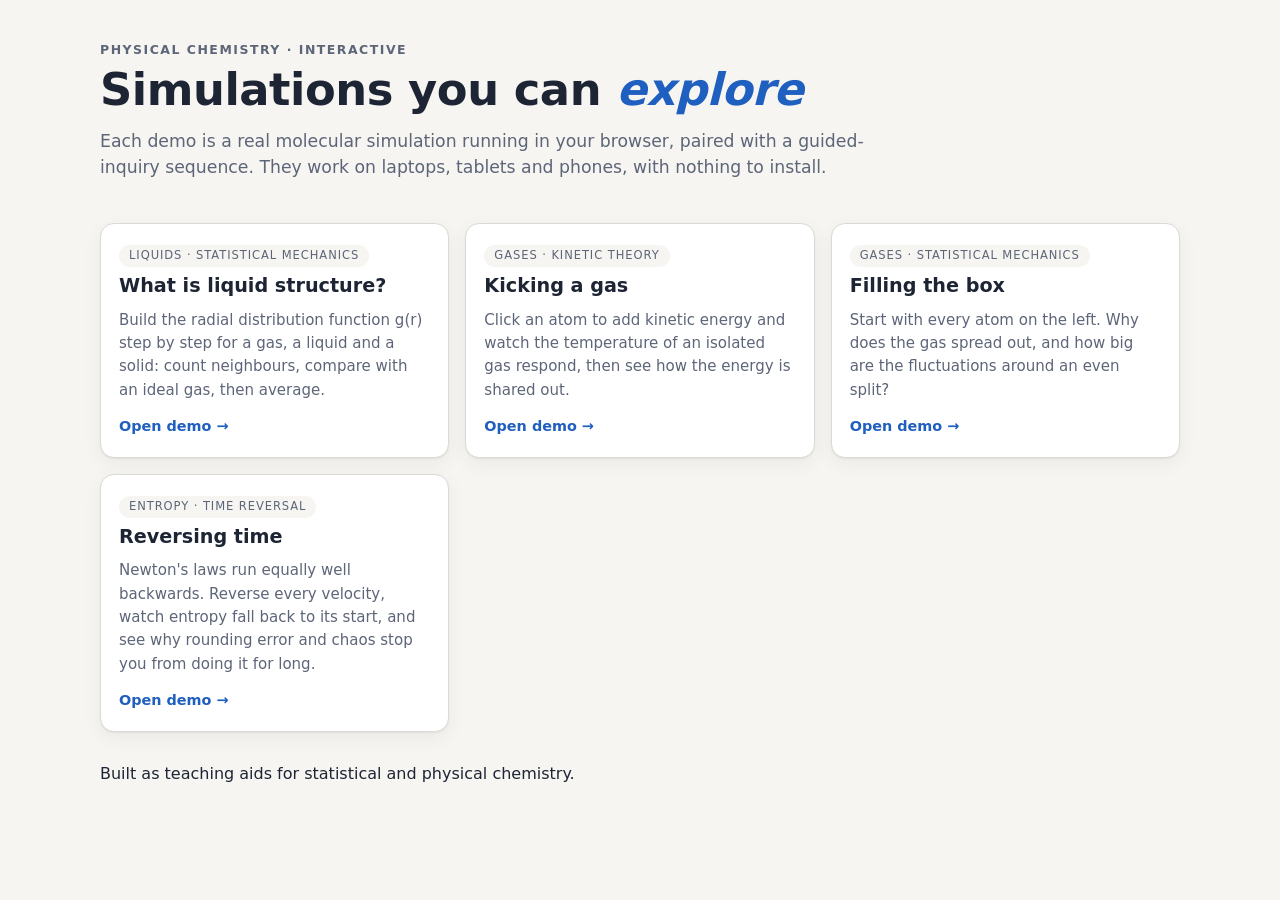
<file: index.html>
<!DOCTYPE html>
<html lang="en">
<head>
<meta charset="utf-8">
<meta name="viewport" content="width=device-width, initial-scale=1">
<title>Interactive physical chemistry demos</title>
<meta name="description" content="Molecular simulations that run in your browser, built for teaching physical chemistry.">
<link rel="icon" href="data:,">
<link rel="stylesheet" href="shared/base.css">
<style>
  .demos { display: grid; grid-template-columns: repeat(auto-fill, minmax(280px, 1fr)); gap: 16px; list-style: none; padding: 0; margin: 18px 0 30px; }
  .demo { margin: 0; padding: 0; overflow: hidden; }
  .demo a { display: block; padding: 18px; color: inherit; text-decoration: none; height: 100%; }
  .demo a:hover h2, .demo a:focus-visible h2 { color: var(--accent); }
  .demo h2 { margin: 4px 0 8px; font-size: 1.2rem; }
  .demo p { margin: 0 0 12px; color: var(--muted); font-size: .94rem; }
  .tag { display: inline-block; font-size: .72rem; letter-spacing: .08em; text-transform: uppercase; color: var(--muted); background: var(--bg); border-radius: 999px; padding: 2px 10px; }
  .go { font-weight: 600; color: var(--accent); font-size: .9rem; }
</style>
</head>
<body>

<header class="page-head">
  <p class="eyebrow">Physical chemistry · interactive</p>
  <h1>Simulations you can <em>explore</em></h1>
  <p class="lede">Each demo is a real molecular simulation running in your browser, paired with
    a guided-inquiry sequence. They work on laptops, tablets and phones, with nothing to install.</p>
</header>

<main>
  <ul class="demos">
    <li class="card demo">
      <a href="demos/liquid-structure/index.html">
        <span class="tag">Liquids · statistical mechanics</span>
        <h2>What is liquid structure?</h2>
        <p>Build the radial distribution function g(r) step by step for a gas, a liquid and a solid:
           count neighbours, compare with an ideal gas, then average.</p>
        <span class="go">Open demo &rarr;</span>
      </a>
    </li>
    <li class="card demo">
      <a href="demos/kinetic-kick/index.html">
        <span class="tag">Gases · kinetic theory</span>
        <h2>Kicking a gas</h2>
        <p>Click an atom to add kinetic energy and watch the temperature of an isolated gas respond, then see how the energy is shared out.</p>
        <span class="go">Open demo &rarr;</span>
      </a>
    </li>
    <li class="card demo">
      <a href="demos/left-side-of-box/index.html">
        <span class="tag">Gases · statistical mechanics</span>
        <h2>Filling the box</h2>
        <p>Start with every atom on the left. Why does the gas spread out, and how big are the fluctuations around an even split?</p>
        <span class="go">Open demo &rarr;</span>
      </a>
    </li>
    <li class="card demo">
      <a href="demos/time-reversal/index.html">
        <span class="tag">Entropy · time reversal</span>
        <h2>Reversing time</h2>
        <p>Newton's laws run equally well backwards. Reverse every velocity, watch entropy fall back to its start, and see why rounding error and chaos stop you from doing it for long.</p>
        <span class="go">Open demo &rarr;</span>
      </a>
    </li>
    <!-- Add new demos here: copy the <li> above and point it at demos/<name>/index.html -->
  </ul>
</main>

<footer class="foot">Built as teaching aids for statistical and physical chemistry.</footer>
</body>
</html>
</file>
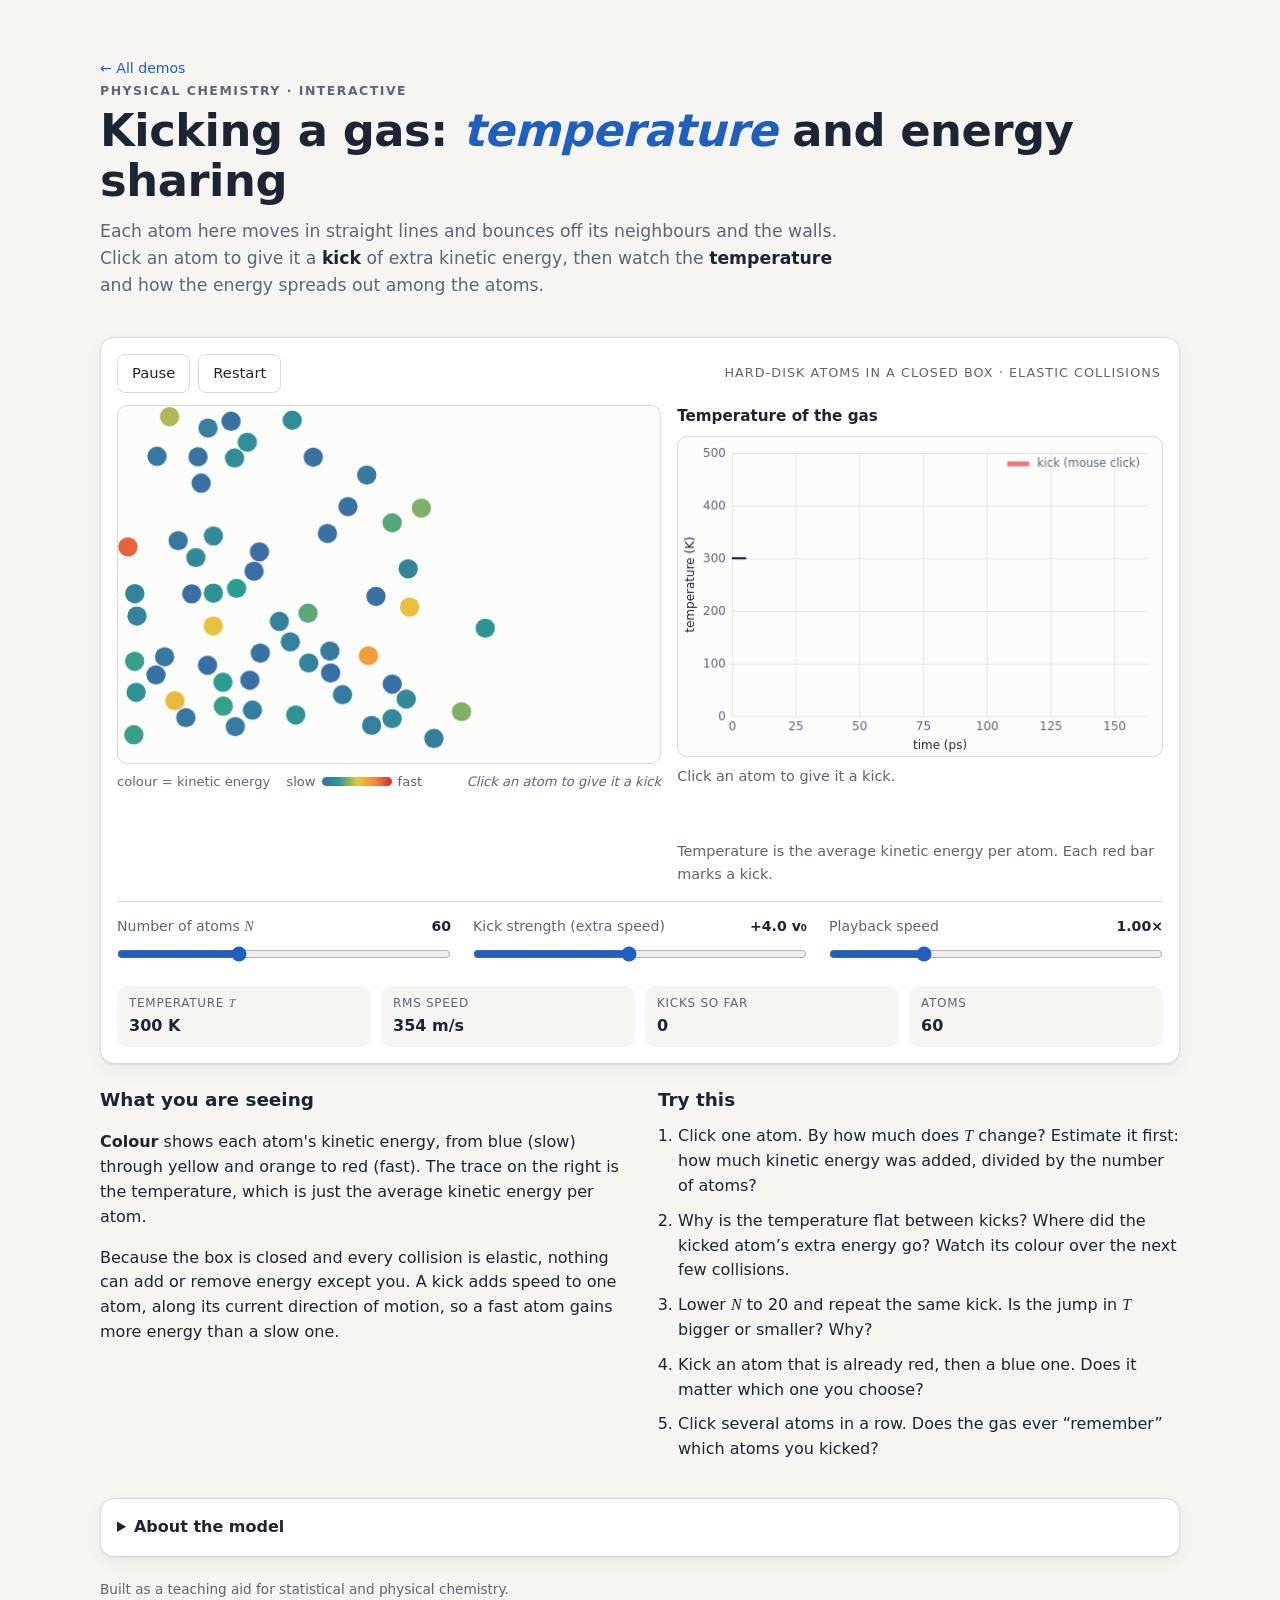
<file: demos/kinetic-kick/index.html>
<!DOCTYPE html>
<html lang="en">
<head>
<meta charset="utf-8">
<meta name="viewport" content="width=device-width, initial-scale=1">
<title>Kicking a gas: temperature and energy sharing</title>
<meta name="description" content="Click an atom to add kinetic energy and watch the temperature of an isolated gas respond.">
<link rel="icon" href="data:,">
<link rel="stylesheet" href="../../shared/base.css">
<link rel="stylesheet" href="../../shared/demo.css?v=4">
</head>
<body class="demo-body" data-hd="temperature">

<header class="page-head">
  <a class="back" href="../../index.html">&larr; All demos</a>
  <p class="eyebrow">Physical chemistry · interactive</p>
  <h1>Kicking a gas: <em>temperature</em> and energy sharing</h1>
  <p class="lede">Each atom here moves in straight lines and bounces off its neighbours and the walls. Click an atom to give it a <strong>kick</strong> of extra kinetic energy, then watch the <strong>temperature</strong> and how the energy spreads out among the atoms.</p>
</header>

<main>
<section class="card" aria-labelledby="sim-title">
  <h2 id="sim-title" class="sr-only">Simulation</h2>

  <div class="toolbar">
    <div class="group">
      <button class="btn" id="pause" type="button">Pause</button>
      <button class="btn" id="reset" type="button">Restart</button>
    </div>
    <span class="group-label">Hard-disk atoms in a closed box · elastic collisions</span>
  </div>

  <div class="stage">
    <figure class="panel panel-box">
      <canvas id="box" aria-label="A closed box of hard-disk atoms. Click an atom to give it a kick."></canvas>
      <figcaption>
        <span class="legend">colour = kinetic energy</span>
        <span class="legend grad speed" aria-hidden="true"><span>slow</span><i></i><span>fast</span></span>
        <span class="hint">Click an atom to give it a kick</span>
      </figcaption>
    </figure>

    <figure class="panel panel-plot">
      <p class="plot-title">Temperature of the gas</p>
      <canvas id="trace" aria-label="Temperature of the gas as a function of time"></canvas>
      <div id="readout" class="readout" aria-live="off"></div>
      <p class="caption">Temperature is the average kinetic energy per atom. Each red bar marks a kick.</p>
    </figure>
  </div>

  <div class="controls">
    <label class="slider">
      <span class="slider-top"><span>Number of atoms <var>N</var></span><output id="n-out"></output></span>
      <input id="n" type="range" min="10" max="150" step="1">
    </label>
    <label class="slider">
      <span class="slider-top"><span>Kick strength (extra speed)</span><output id="kick-out"></output></span>
      <input id="kick" type="range" min="0.5" max="8" step="0.1">
    </label>
    <label class="slider">
      <span class="slider-top"><span>Playback speed</span><output id="speed-out"></output></span>
      <input id="speed" type="range" min="0.25" max="3" step="0.05">
    </label>
  </div>

  <dl class="stats" aria-label="Live statistics">
    <div><dt>Temperature <var>T</var></dt><dd id="st-a">–</dd></div>
    <div><dt>rms speed</dt><dd id="st-b">–</dd></div>
    <div><dt>Kicks so far</dt><dd id="st-c">–</dd></div>
    <div><dt>Atoms</dt><dd id="st-d">–</dd></div>
  </dl>
</section>

<section class="lesson">
  <div class="col">
    <h2>What you are seeing</h2>
    <p><strong>Colour</strong> shows each atom's kinetic energy, from blue (slow) through yellow and orange to red (fast). The trace on the right is the temperature, which is just the average kinetic energy per atom.</p>
    <p>Because the box is closed and every collision is elastic, nothing can add or remove energy except you. A kick adds speed to one atom, along its current direction of motion, so a fast atom gains more energy than a slow one.</p>
  </div>
  <div class="col">
    <h2>Try this</h2>
    <ol class="try">
      <li>Click one atom. By how much does <var>T</var> change? Estimate it first: how much kinetic energy was added, divided by the number of atoms?</li>
      <li>Why is the temperature flat between kicks? Where did the kicked atom’s extra energy go? Watch its colour over the next few collisions.</li>
      <li>Lower <var>N</var> to 20 and repeat the same kick. Is the jump in <var>T</var> bigger or smaller? Why?</li>
      <li>Kick an atom that is already red, then a blue one. Does it matter which one you choose?</li>
      <li>Click several atoms in a row. Does the gas ever “remember” which atoms you kicked?</li>
    </ol>
  </div>
</section>

<details class="card model-note">
  <summary>About the model</summary>
  <p>Hard disks (diameter 0.34 nm, mass 39.9 u, like argon atoms) in a closed 2D box, 28 diameters wide.
  Collisions between atoms, and with the walls, are perfectly elastic and are solved exactly (event-driven dynamics), so kinetic energy is
  conserved to machine precision between kicks. The simulation starts with every atom in the left half and a temperature of 300 K.
  The speed unit <var>v</var><sub>0</sub> = √(<var>k</var><sub>B</sub><var>T</var>/<var>m</var>) is about 250 m/s at 300 K.
  A kick adds the chosen extra speed along the atom’s current direction of motion.
  You can link to a setup, e.g. <code>?n=20&amp;kick=6&amp;speed=2</code>.</p>
</details>
</main>

<footer class="foot">Built as a teaching aid for statistical and physical chemistry.</footer>

<script src="../../shared/harddisks.js?v=2"></script>
<script src="../../shared/hd-demo.js?v=1"></script>
</body>
</html>
</file>
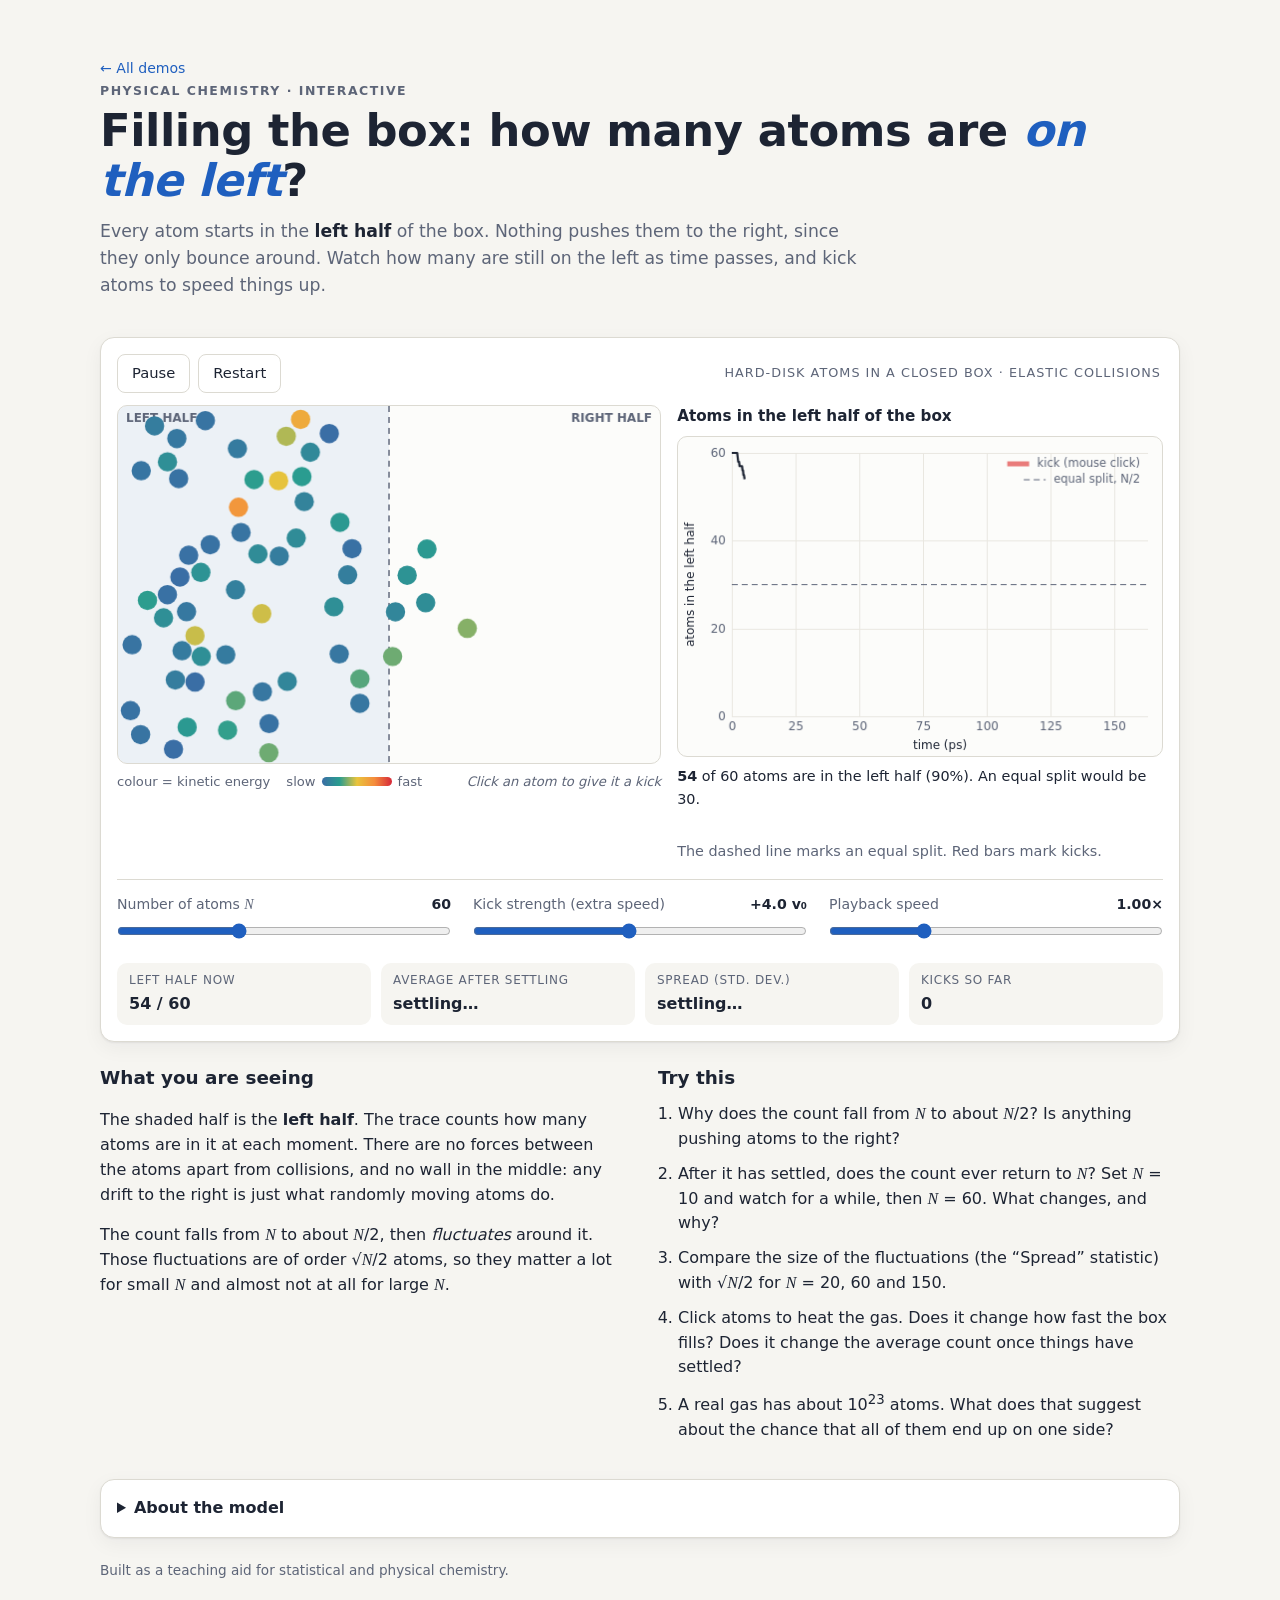
<file: demos/left-side-of-box/index.html>
<!DOCTYPE html>
<html lang="en">
<head>
<meta charset="utf-8">
<meta name="viewport" content="width=device-width, initial-scale=1">
<title>Filling the box: how many atoms are on the left?</title>
<meta name="description" content="Start with every atom in the left half of a box and watch the gas spread out, then fluctuate around an even split.">
<link rel="icon" href="data:,">
<link rel="stylesheet" href="../../shared/base.css">
<link rel="stylesheet" href="../../shared/demo.css?v=4">
</head>
<body class="demo-body" data-hd="count">

<header class="page-head">
  <a class="back" href="../../index.html">&larr; All demos</a>
  <p class="eyebrow">Physical chemistry · interactive</p>
  <h1>Filling the box: how many atoms are <em>on the left</em>?</h1>
  <p class="lede">Every atom starts in the <strong>left half</strong> of the box. Nothing pushes them to the right, since they only bounce around. Watch how many are still on the left as time passes, and kick atoms to speed things up.</p>
</header>

<main>
<section class="card" aria-labelledby="sim-title">
  <h2 id="sim-title" class="sr-only">Simulation</h2>

  <div class="toolbar">
    <div class="group">
      <button class="btn" id="pause" type="button">Pause</button>
      <button class="btn" id="reset" type="button">Restart</button>
    </div>
    <span class="group-label">Hard-disk atoms in a closed box · elastic collisions</span>
  </div>

  <div class="stage">
    <figure class="panel panel-box">
      <canvas id="box" aria-label="A closed box of hard-disk atoms. Click an atom to give it a kick."></canvas>
      <figcaption>
        <span class="legend">colour = kinetic energy</span>
        <span class="legend grad speed" aria-hidden="true"><span>slow</span><i></i><span>fast</span></span>
        <span class="hint">Click an atom to give it a kick</span>
      </figcaption>
    </figure>

    <figure class="panel panel-plot">
      <p class="plot-title">Atoms in the left half of the box</p>
      <canvas id="trace" aria-label="Atoms in the left half of the box as a function of time"></canvas>
      <div id="readout" class="readout" aria-live="off"></div>
      <p class="caption">The dashed line marks an equal split. Red bars mark kicks.</p>
    </figure>
  </div>

  <div class="controls">
    <label class="slider">
      <span class="slider-top"><span>Number of atoms <var>N</var></span><output id="n-out"></output></span>
      <input id="n" type="range" min="10" max="150" step="1">
    </label>
    <label class="slider">
      <span class="slider-top"><span>Kick strength (extra speed)</span><output id="kick-out"></output></span>
      <input id="kick" type="range" min="0.5" max="8" step="0.1">
    </label>
    <label class="slider">
      <span class="slider-top"><span>Playback speed</span><output id="speed-out"></output></span>
      <input id="speed" type="range" min="0.25" max="3" step="0.05">
    </label>
  </div>

  <dl class="stats" aria-label="Live statistics">
    <div><dt>Left half now</dt><dd id="st-a">–</dd></div>
    <div><dt>Average after settling</dt><dd id="st-b">–</dd></div>
    <div><dt>Spread (std. dev.)</dt><dd id="st-c">–</dd></div>
    <div><dt>Kicks so far</dt><dd id="st-d">–</dd></div>
  </dl>
</section>

<section class="lesson">
  <div class="col">
    <h2>What you are seeing</h2>
    <p>The shaded half is the <strong>left half</strong>. The trace counts how many atoms are in it at each moment. There are no forces between the atoms apart from collisions, and no wall in the middle: any drift to the right is just what randomly moving atoms do.</p>
    <p>The count falls from <var>N</var> to about <var>N</var>/2, then <em>fluctuates</em> around it. Those fluctuations are of order √<var>N</var>/2 atoms, so they matter a lot for small <var>N</var> and almost not at all for large <var>N</var>.</p>
  </div>
  <div class="col">
    <h2>Try this</h2>
    <ol class="try">
      <li>Why does the count fall from <var>N</var> to about <var>N</var>/2? Is anything pushing atoms to the right?</li>
      <li>After it has settled, does the count ever return to <var>N</var>? Set <var>N</var> = 10 and watch for a while, then <var>N</var> = 60. What changes, and why?</li>
      <li>Compare the size of the fluctuations (the “Spread” statistic) with √<var>N</var>/2 for <var>N</var> = 20, 60 and 150.</li>
      <li>Click atoms to heat the gas. Does it change how fast the box fills? Does it change the average count once things have settled?</li>
      <li>A real gas has about 10<sup>23</sup> atoms. What does that suggest about the chance that all of them end up on one side?</li>
    </ol>
  </div>
</section>

<details class="card model-note">
  <summary>About the model</summary>
  <p>Hard disks (diameter 0.34 nm, mass 39.9 u, like argon atoms) in a closed 2D box, 28 diameters wide.
  Collisions between atoms, and with the walls, are perfectly elastic and are solved exactly (event-driven dynamics), so kinetic energy is
  conserved to machine precision between kicks. The simulation starts with every atom in the left half and a temperature of 300 K.
  The speed unit <var>v</var><sub>0</sub> = √(<var>k</var><sub>B</sub><var>T</var>/<var>m</var>) is about 250 m/s at 300 K.
  A kick adds the chosen extra speed along the atom’s current direction of motion.
  You can link to a setup, e.g. <code>?n=20&amp;kick=6&amp;speed=2</code>.</p>
</details>
</main>

<footer class="foot">Built as a teaching aid for statistical and physical chemistry.</footer>

<script src="../../shared/harddisks.js?v=2"></script>
<script src="../../shared/hd-demo.js?v=1"></script>
</body>
</html>
</file>
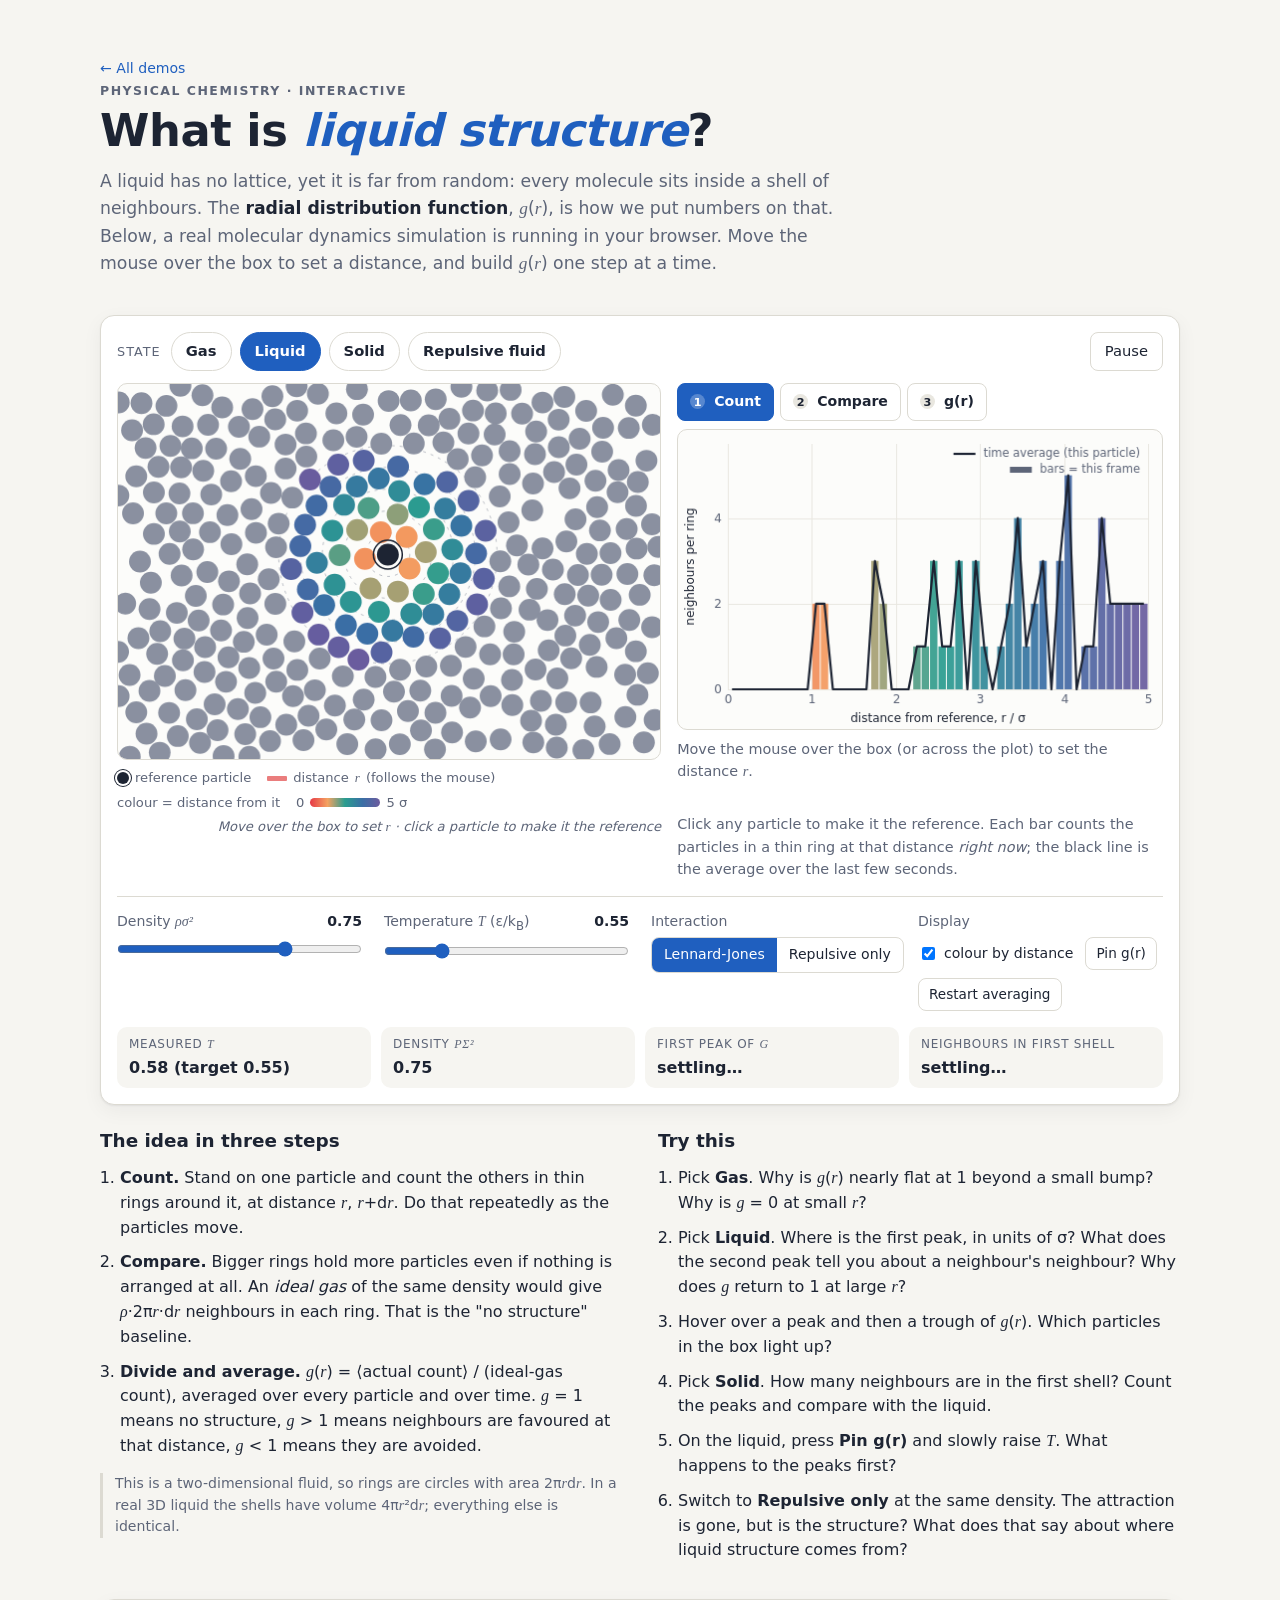
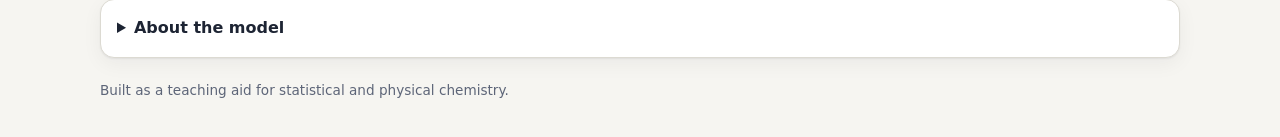
<file: demos/liquid-structure/index.html>
<!DOCTYPE html>
<html lang="en">
<head>
<meta charset="utf-8">
<meta name="viewport" content="width=device-width, initial-scale=1">
<title>What is liquid structure? An interactive look at g(r)</title>
<meta name="description" content="A molecular dynamics simulation that runs in your browser and shows how the radial distribution function g(r) is built, for a gas, a liquid and a solid.">
<link rel="icon" href="data:,">
<link rel="stylesheet" href="../../shared/base.css">
<link rel="stylesheet" href="../../shared/demo.css?v=4">
</head>
<body>

<header class="page-head">
  <a class="back" href="../../index.html">&larr; All demos</a>
  <p class="eyebrow">Physical chemistry · interactive</p>
  <h1>What is <em>liquid structure</em>?</h1>
  <p class="lede">A liquid has no lattice, yet it is far from random: every molecule sits inside a
    shell of neighbours. The <strong>radial distribution function</strong>, <var>g</var>(<var>r</var>),
    is how we put numbers on that. Below, a real molecular dynamics simulation is running in your browser.
    Move the mouse over the box to set a distance, and build <var>g</var>(<var>r</var>) one step at a time.</p>
</header>

<main>

<section class="card" aria-labelledby="sim-title">
  <h2 id="sim-title" class="sr-only">Simulation</h2>

  <div class="toolbar">
    <div class="group" role="group" aria-label="Start from a preset state">
      <span class="group-label">State</span>
      <button class="chip" data-preset="gas"       type="button">Gas</button>
      <button class="chip" data-preset="liquid"    type="button">Liquid</button>
      <button class="chip" data-preset="solid"     type="button">Solid</button>
      <button class="chip" data-preset="repulsive" type="button" title="Hard-disk-like fluid: no attraction at all">Repulsive fluid</button>
    </div>
    <div class="group">
      <button class="btn" id="pause" type="button">Pause</button>
    </div>
  </div>

  <div class="stage">
    <figure class="panel panel-box">
      <canvas id="box" aria-label="Simulation box showing 320 particles in two dimensions. Move the pointer to set the distance from the reference particle. Click or tap a particle to make it the reference."></canvas>
      <figcaption>
        <span class="legend"><i class="swatch ref"></i> reference particle</span>
        <span class="legend"><i class="swatch line"></i> distance <var>r</var> (follows the mouse)</span>
        <span class="legend">colour = distance from it</span>
        <span class="legend grad" aria-hidden="true"><span>0</span><i></i><span>5 σ</span></span>
        <span class="hint">Move over the box to set <var>r</var> · click a particle to make it the reference</span>
      </figcaption>
    </figure>

    <figure class="panel panel-plot">
      <div class="tabs" role="tablist" aria-label="Build up g(r) in three steps">
        <button role="tab" id="tab-count" title="Count neighbours in rings around one particle" aria-selected="true"  data-mode="count" type="button"><b>1</b> Count</button>
        <button role="tab" id="tab-ideal" title="Compare with an ideal gas of the same density" aria-selected="false" data-mode="ideal" type="button"><b>2</b> Compare</button>
        <button role="tab" id="tab-g" title="Divide and average over all particles" aria-selected="false" data-mode="g"     type="button"><b>3</b> g(r)</button>
      </div>
      <canvas id="plot" aria-label="Plot of neighbour counts or g(r) against distance. Hover or drag across it to set the distance r, shown as a red ring in the simulation box."></canvas>
      <div id="readout" class="readout" aria-live="off"></div>
      <p id="caption" class="caption"></p>
    </figure>
  </div>

  <div class="controls">
    <label class="slider">
      <span class="slider-top"><span>Density <var>ρσ²</var></span><output id="rho-out"></output></span>
      <input id="rho" type="range" min="0.05" max="1.05" step="0.01">
    </label>
    <label class="slider">
      <span class="slider-top"><span>Temperature <var>T</var> (ε/k<sub>B</sub>)</span><output id="T-out"></output></span>
      <input id="T" type="range" min="0.15" max="2" step="0.01">
    </label>
    <div class="slider">
      <span class="slider-top"><span>Interaction</span></span>
      <div class="seg" role="radiogroup" aria-label="Interaction model">
        <label><input type="radio" name="model" value="lj" checked><span>Lennard-Jones</span></label>
        <label><input type="radio" name="model" value="wca"><span>Repulsive only</span></label>
      </div>
    </div>
    <div class="slider">
      <span class="slider-top"><span>Display</span></span>
      <div class="row">
        <label class="check"><input id="colorize" type="checkbox" checked> colour by distance</label>
        <button class="btn small" id="pin" type="button">Pin g(r)</button>
        <button class="btn small" id="reset-avg" type="button">Restart averaging</button>
      </div>
    </div>
  </div>

  <dl class="stats" aria-label="Live statistics">
    <div><dt>Measured <var>T</var></dt><dd id="st-T">–</dd></div>
    <div><dt>Density <var>ρσ²</var></dt><dd id="st-rho">–</dd></div>
    <div><dt>First peak of <var>g</var></dt><dd id="st-peak">–</dd></div>
    <div><dt>Neighbours in first shell</dt><dd id="st-coord">–</dd></div>
  </dl>
</section>

<section class="lesson">
  <div class="col">
    <h2>The idea in three steps</h2>
    <ol class="steps">
      <li><strong>Count.</strong> Stand on one particle and count the others in thin rings around it, at distance <var>r</var>, <var>r</var>+d<var>r</var>. Do that repeatedly as the particles move.</li>
      <li><strong>Compare.</strong> Bigger rings hold more particles even if nothing is arranged at all. An <em>ideal gas</em> of the same density would give <var>ρ</var>·2π<var>r</var>·d<var>r</var> neighbours in each ring. That is the "no structure" baseline.</li>
      <li><strong>Divide and average.</strong> <var>g</var>(<var>r</var>) = ⟨actual count⟩ / (ideal-gas count), averaged over every particle and over time. <var>g</var> = 1 means no structure, <var>g</var> &gt; 1 means neighbours are favoured at that distance, <var>g</var> &lt; 1 means they are avoided.</li>
    </ol>
    <p class="note">This is a two-dimensional fluid, so rings are circles with area 2π<var>r</var>d<var>r</var>. In a real 3D liquid the shells have volume 4π<var>r</var>²d<var>r</var>; everything else is identical.</p>
  </div>

  <div class="col">
    <h2>Try this</h2>
    <ol class="try">
      <li>Pick <b>Gas</b>. Why is <var>g</var>(<var>r</var>) nearly flat at 1 beyond a small bump? Why is <var>g</var> = 0 at small <var>r</var>?</li>
      <li>Pick <b>Liquid</b>. Where is the first peak, in units of σ? What does the second peak tell you about a neighbour's neighbour? Why does <var>g</var> return to 1 at large <var>r</var>?</li>
      <li>Hover over a peak and then a trough of <var>g</var>(<var>r</var>). Which particles in the box light up?</li>
      <li>Pick <b>Solid</b>. How many neighbours are in the first shell? Count the peaks and compare with the liquid.</li>
      <li>On the liquid, press <b>Pin g(r)</b> and slowly raise <var>T</var>. What happens to the peaks first?</li>
      <li>Switch to <b>Repulsive only</b> at the same density. The attraction is gone, but is the structure? What does that say about where liquid structure comes from?</li>
    </ol>
  </div>
</section>

<details class="card model-note">
  <summary>About the model</summary>
  <p>320 particles in a periodic two-dimensional box, in reduced Lennard-Jones units (σ = ε = mass = <var>k</var><sub>B</sub> = 1).
  Pair potential: <var>u</var>(<var>r</var>) = 4ε[(σ/<var>r</var>)<sup>12</sup> − (σ/<var>r</var>)<sup>6</sup>], cut at 2.5σ; "Repulsive only" keeps just the
  repulsive core (Weeks–Chandler–Andersen). Integration is velocity Verlet with Δ<var>t</var> = 0.005, and a weak-coupling (Berendsen) thermostat sets the
  temperature. For argon, σ ≈ 0.34 nm and ε/<var>k</var><sub>B</sub> ≈ 120 K, so <var>T</var> = 0.55 would be roughly 66 K.</p>
  <p>Everything is computed in your browser; the page is plain HTML and JavaScript with no dependencies.
  You can link straight to a state, e.g. <code>?preset=liquid&amp;view=g</code> or <code>?preset=solid&amp;T=0.4</code>
  (options: <code>preset</code> = gas | liquid | solid | repulsive, <code>rho</code>, <code>T</code>, <code>model</code> = lj | wca, <code>view</code> = count | ideal | g),
  which is handy for a QR code on a worksheet.</p>
</details>

</main>

<footer class="foot">Built as a teaching aid for statistical and physical chemistry.</footer>

<script src="md.js?v=3"></script>
<script src="app.js?v=3"></script>
</body>
</html>
</file>
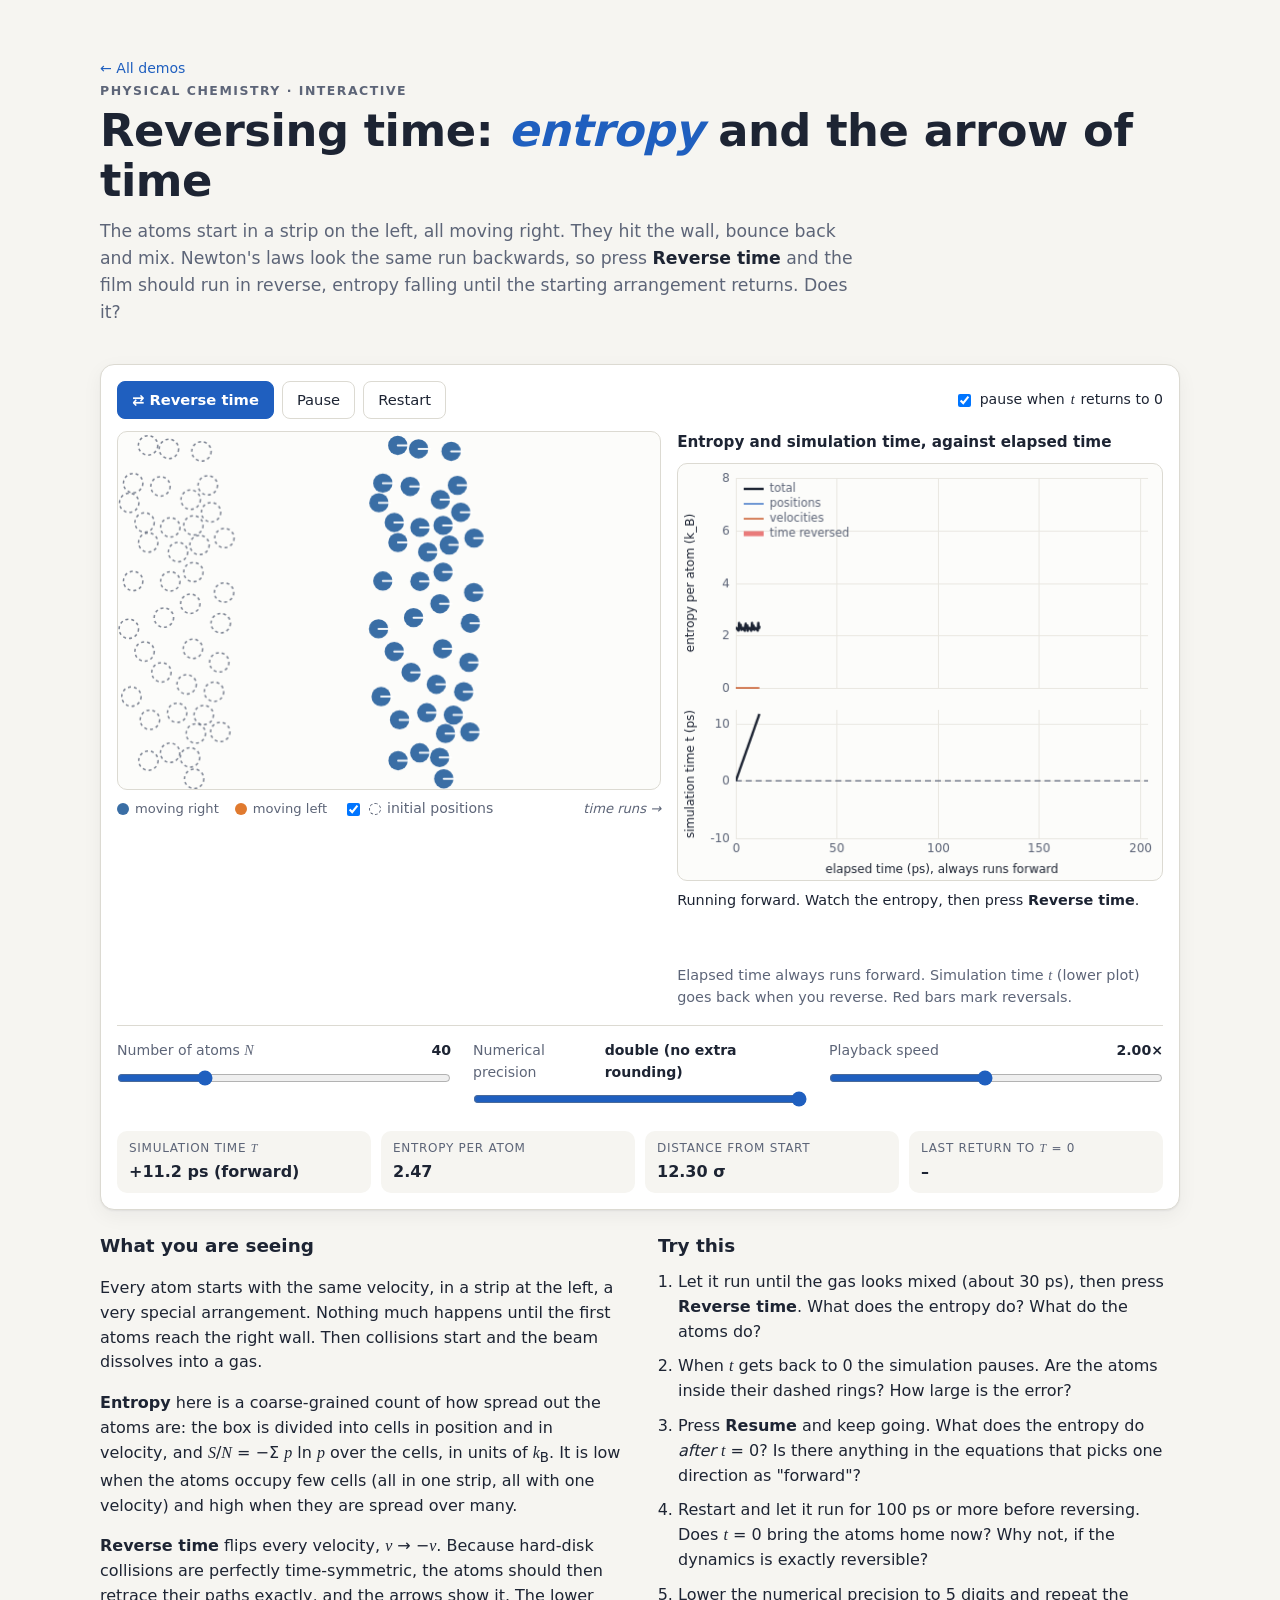
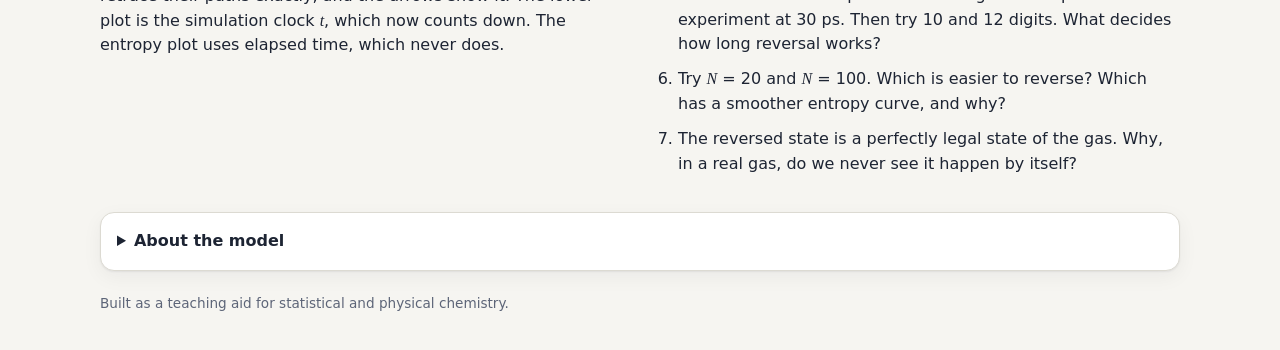
<file: demos/time-reversal/index.html>
<!DOCTYPE html>
<html lang="en">
<head>
<meta charset="utf-8">
<meta name="viewport" content="width=device-width, initial-scale=1">
<title>Reversing time: mechanics runs backwards, entropy does not</title>
<meta name="description" content="Press a button to reverse the velocities of every atom, run the film backwards, and watch entropy fall back to its starting value, unless rounding error gets there first.">
<link rel="icon" href="data:,">
<link rel="stylesheet" href="../../shared/base.css">
<link rel="stylesheet" href="../../shared/demo.css?v=5">
</head>
<body class="demo-body">

<header class="page-head">
  <a class="back" href="../../index.html">&larr; All demos</a>
  <p class="eyebrow">Physical chemistry · interactive</p>
  <h1>Reversing time: <em>entropy</em> and the arrow of time</h1>
  <p class="lede">The atoms start in a strip on the left, all moving right. They hit the wall, bounce back and mix. Newton's laws look the same
    run backwards, so press <strong>Reverse time</strong> and the film should run in reverse, entropy falling until the starting
    arrangement returns. Does it?</p>
</header>

<main>
<section class="card" aria-labelledby="sim-title">
  <h2 id="sim-title" class="sr-only">Simulation</h2>

  <div class="toolbar">
    <div class="group">
      <button class="btn primary" id="reverse" type="button" title="Flip the velocity of every atom (t → −t)">⇄ Reverse time</button>
      <button class="btn" id="pause" type="button">Pause</button>
      <button class="btn" id="reset" type="button">Restart</button>
    </div>
    <label class="check"><input id="pause0" type="checkbox" checked> pause when <var>t</var> returns to 0</label>
  </div>

  <div class="stage">
    <figure class="panel panel-box">
      <canvas id="box" aria-label="A closed box of hard-disk atoms starting in a strip at the left. Arrows show each atom's velocity. Dashed rings mark the initial positions."></canvas>
      <figcaption>
        <span class="legend"><i class="swatch dot right"></i> moving right</span>
        <span class="legend"><i class="swatch dot left"></i> moving left</span>
        <label class="legend check"><input id="ghost" type="checkbox" checked> <i class="swatch ghost"></i> initial positions</label>
        <span class="hint" id="dir-hint"></span>
      </figcaption>
    </figure>

    <figure class="panel panel-plot">
      <p class="plot-title">Entropy and simulation time, against elapsed time</p>
      <canvas id="trace" aria-label="Top: entropy per atom against elapsed time. Bottom: simulation time t against elapsed time."></canvas>
      <div id="readout" class="readout" aria-live="polite"></div>
      <p class="caption">Elapsed time always runs forward. Simulation time <var>t</var> (lower plot) goes back when you reverse. Red bars mark reversals.</p>
    </figure>
  </div>

  <div class="controls">
    <label class="slider">
      <span class="slider-top"><span>Number of atoms <var>N</var></span><output id="n-out"></output></span>
      <input id="n" type="range" min="20" max="100" step="1">
    </label>
    <label class="slider">
      <span class="slider-top"><span>Numerical precision</span><output id="digits-out"></output></span>
      <input id="digits" type="range" min="3" max="16" step="1">
    </label>
    <label class="slider">
      <span class="slider-top"><span>Playback speed</span><output id="speed-out"></output></span>
      <input id="speed" type="range" min="0.25" max="4" step="0.05">
    </label>
  </div>

  <dl class="stats" aria-label="Live statistics">
    <div><dt>Simulation time <var>t</var></dt><dd id="st-t">–</dd></div>
    <div><dt>Entropy per atom</dt><dd id="st-s">–</dd></div>
    <div><dt>Distance from start</dt><dd id="st-d">–</dd></div>
    <div><dt>Last return to <var>t</var> = 0</dt><dd id="st-r">–</dd></div>
  </dl>
</section>

<section class="lesson">
  <div class="col">
    <h2>What you are seeing</h2>
    <p>Every atom starts with the same velocity, in a strip at the left, a very special arrangement. Nothing much happens until the first atoms reach the right wall. Then collisions start and the beam dissolves into a gas.</p>
    <p><strong>Entropy</strong> here is a coarse-grained count of how spread out the atoms are: the box is divided into cells in position and in velocity, and
    <var>S</var>/<var>N</var> = −Σ <var>p</var> ln <var>p</var> over the cells, in units of <var>k</var><sub>B</sub>. It is low when the atoms occupy few cells (all in one strip, all with one velocity) and high when they are spread over many.</p>
    <p><strong>Reverse time</strong> flips every velocity, <var>v</var> → −<var>v</var>. Because hard-disk collisions are perfectly time-symmetric, the atoms should then retrace their paths exactly, and the arrows show it. The lower plot is the simulation clock <var>t</var>, which now counts down. The entropy plot uses elapsed time, which never does.</p>
  </div>
  <div class="col">
    <h2>Try this</h2>
    <ol class="try">
      <li>Let it run until the gas looks mixed (about 30 ps), then press <b>Reverse time</b>. What does the entropy do? What do the atoms do?</li>
      <li>When <var>t</var> gets back to 0 the simulation pauses. Are the atoms inside their dashed rings? How large is the error?</li>
      <li>Press <b>Resume</b> and keep going. What does the entropy do <em>after</em> <var>t</var> = 0? Is there anything in the equations that picks one direction as "forward"?</li>
      <li>Restart and let it run for 100 ps or more before reversing. Does <var>t</var> = 0 bring the atoms home now? Why not, if the dynamics is exactly reversible?</li>
      <li>Lower the numerical precision to 5 digits and repeat the experiment at 30 ps. Then try 10 and 12 digits. What decides how long reversal works?</li>
      <li>Try <var>N</var> = 20 and <var>N</var> = 100. Which is easier to reverse? Which has a smoother entropy curve, and why?</li>
      <li>The reversed state is a perfectly legal state of the gas. Why, in a real gas, do we never see it happen by itself?</li>
    </ol>
  </div>
</section>

<details class="card model-note">
  <summary>About the model</summary>
  <p>Hard disks (diameter 0.34 nm, mass 39.9 u, like argon atoms) in a closed 2D box with hard walls, so there are no periodic boundaries.
  Collisions are elastic and are solved exactly (event-driven dynamics) in steps of 0.07 ps. The atoms start in a strip on the left, all with the same velocity,
  1.5 <var>v</var><sub>0</sub> ≈ 375 m/s to the right. Time reversal simply sets <var>v</var> → −<var>v</var> for every atom.</p>
  <p>The numerical precision slider rounds every coordinate and velocity to that many decimal places after each step. At the top setting (16) nothing extra is
  rounded and the computer's own 64-bit arithmetic (about 16 significant digits) is the only source of error. Each collision magnifies tiny differences in an atom's direction, so a
  rounding error of 10<sup>−16</sup> grows by roughly a factor of 10<sup>9</sup> every 10 time units: reversal works beautifully at first, then fails abruptly.
  This sensitivity is the signature of chaos, and it is why a macroscopic gas never un-mixes in practice.</p>
  <p>Entropy: 8 × 5 spatial cells and 1 <var>v</var><sub>0</sub>-wide velocity bins for <var>v</var><sub>x</sub> and <var>v</var><sub>y</sub> (from about −5 to +5 <var>v</var><sub>0</sub>);
  the plot shows the position part, the velocity part, and their sum. With few atoms the estimate is noisy and is capped near ln of the number of occupied cells.
  Links: <code>?n=40&amp;digits=8&amp;speed=2</code>.</p>
</details>
</main>

<footer class="foot">Built as a teaching aid for statistical and physical chemistry.</footer>

<script src="../../shared/harddisks.js?v=2"></script>
<script src="app.js?v=1"></script>
</body>
</html>
</file>
<file: shared/base.css>
:root {
  --bg: #f6f5f1;
  --card: #ffffff;
  --ink: #1d2433;
  --muted: #5d6578;
  --line: #dcdad2;
  --grid: #e9e7e0;
  --accent: #1f5fbf;
  --accent-ink: #ffffff;
  --canvas: #fcfcfa;
  --ideal: #c2410c;
  --pin: #8a90a0;
  --shadow: 0 1px 2px rgba(20, 25, 40, .06), 0 6px 20px rgba(20, 25, 40, .05);
  color-scheme: light;
}
@media (prefers-color-scheme: dark) {
  :root {
    --bg: #12151c;
    --card: #1a1f2a;
    --ink: #e8ebf2;
    --muted: #9aa3b6;
    --line: #2c3342;
    --grid: #262d3b;
    --accent: #6ea2ff;
    --accent-ink: #0d1424;
    --canvas: #141822;
    --ideal: #fb923c;
    --pin: #7d8598;
    --shadow: none;
    color-scheme: dark;
  }
}

* { box-sizing: border-box; }
html { -webkit-text-size-adjust: 100%; }
body {
  margin: 0;
  background: var(--bg);
  color: var(--ink);
  font: 16px/1.55 system-ui, -apple-system, "Segoe UI", Roboto, "Helvetica Neue", sans-serif;
}
var { font-family: Georgia, "Times New Roman", serif; font-style: italic; }
code { font-size: .9em; background: var(--grid); padding: .08em .35em; border-radius: 4px; }
.sr-only { position: absolute; width: 1px; height: 1px; overflow: hidden; clip: rect(0 0 0 0); white-space: nowrap; }

.page-head, main, .foot { max-width: 1120px; margin: 0 auto; padding: 0 20px; }
.page-head { padding-top: 40px; padding-bottom: 8px; }
.eyebrow { margin: 0 0 6px; font-size: .78rem; letter-spacing: .12em; text-transform: uppercase; color: var(--muted); font-weight: 600; }
h1 { margin: 0 0 12px; font-size: clamp(1.9rem, 4.5vw, 2.8rem); line-height: 1.12; letter-spacing: -.01em; }
h1 em { font-style: italic; color: var(--accent); }
h2 { font-size: 1.15rem; margin: 0 0 10px; }
.lede { max-width: 70ch; font-size: 1.08rem; color: var(--muted); margin: 0 0 16px; }
.lede strong { color: var(--ink); }

.card {
  background: var(--card);
  border: 1px solid var(--line);
  border-radius: 14px;
  box-shadow: var(--shadow);
  padding: 16px;
  margin: 14px 0 22px;
}

button:focus-visible, input:focus-visible, a:focus-visible { outline: 2px solid var(--accent); outline-offset: 2px; }
a { color: var(--accent); }
.back { display: inline-block; margin: 18px 0 0; font-size: .88rem; text-decoration: none; }
.back:hover { text-decoration: underline; }
</file>
<file: shared/demo.css>
/* toolbar */
.toolbar { display: flex; flex-wrap: wrap; gap: 10px 18px; align-items: center; justify-content: space-between; margin-bottom: 12px; }
.group { display: flex; flex-wrap: wrap; gap: 8px; align-items: center; }
.group-label { font-size: .8rem; color: var(--muted); text-transform: uppercase; letter-spacing: .08em; margin-right: 2px; }
.chip, .btn, .tabs button {
  font: inherit; cursor: pointer; color: var(--ink);
  background: var(--card); border: 1px solid var(--line);
}
.chip { padding: 7px 14px; border-radius: 999px; font-weight: 600; font-size: .92rem; }
.chip:hover, .btn:hover { border-color: var(--accent); }
.chip[aria-pressed="true"] { background: var(--accent); color: var(--accent-ink); border-color: var(--accent); }
.btn { padding: 7px 14px; border-radius: 8px; font-size: .92rem; }
.btn.small { padding: 5px 10px; font-size: .85rem; }
.btn[aria-pressed="true"] { border-color: var(--accent); color: var(--accent); }

/* stage */
.stage { display: grid; grid-template-columns: 1fr; gap: 16px; }
@media (min-width: 960px) { .stage { grid-template-columns: minmax(0, 1.12fr) minmax(0, 1fr); align-items: start; } }
.panel { margin: 0; min-width: 0; }
canvas { display: block; width: 100%; border-radius: 10px; background: var(--canvas); border: 1px solid var(--line); }
#box { cursor: crosshair; touch-action: none; }
#plot { cursor: crosshair; touch-action: pan-y; }
.panel-box figcaption { display: flex; flex-wrap: wrap; gap: 4px 16px; align-items: center; font-size: .82rem; color: var(--muted); margin-top: 8px; }
.legend { display: inline-flex; align-items: center; gap: 6px; }
.swatch.ref { width: 12px; height: 12px; border-radius: 50%; background: var(--ink); box-shadow: 0 0 0 2px var(--card), 0 0 0 3px var(--ink); display: inline-block; }
.legend.grad i { width: 70px; height: 9px; border-radius: 5px; display: inline-block;
  background: linear-gradient(90deg, #e63946, #f4a261, #2a9d8f, #3a6ea5, #6c5b9e); }
.hint { margin-left: auto; font-style: italic; }
.swatch.line { width: 20px; height: 5px; border-radius: 1px; background: rgba(220, 38, 38, 0.6); display: inline-block; }

.tabs { display: flex; gap: 6px; margin-bottom: 8px; flex-wrap: wrap; }
.tabs button { padding: 7px 12px; border-radius: 8px; font-size: .88rem; font-weight: 600; }
.tabs button b { display: inline-grid; place-items: center; width: 1.35em; height: 1.35em; margin-right: 4px; border-radius: 50%; background: var(--grid); font-size: .8em; }
.tabs button[aria-selected="true"] { background: var(--accent); color: var(--accent-ink); border-color: var(--accent); }
.tabs button[aria-selected="true"] b { background: rgba(255,255,255,.25); }

.readout { min-height: 4.8em; margin-top: 8px; font-size: .9rem; font-variant-numeric: tabular-nums; }
.readout .big { font-weight: 700; }
.caption { margin: 6px 0 0; font-size: .9rem; color: var(--muted); }

/* controls */
.controls { display: grid; grid-template-columns: repeat(auto-fit, minmax(230px, 1fr)); gap: 14px 22px; margin-top: 16px; padding-top: 14px; border-top: 1px solid var(--line); }
.slider { display: block; }
.slider-top { display: flex; justify-content: space-between; font-size: .88rem; margin-bottom: 4px; color: var(--muted); }
.slider-top output { color: var(--ink); font-weight: 700; font-variant-numeric: tabular-nums; }
input[type="range"] { width: 100%; accent-color: var(--accent); margin: 4px 0; }
.row { display: flex; flex-wrap: wrap; gap: 8px 12px; align-items: center; }
.check { font-size: .88rem; display: inline-flex; gap: 6px; align-items: center; cursor: pointer; }
.seg { display: inline-flex; border: 1px solid var(--line); border-radius: 8px; overflow: hidden; }
.seg label { cursor: pointer; }
.seg input { position: absolute; opacity: 0; pointer-events: none; }
.seg span { display: block; white-space: nowrap; padding: 6px 12px; font-size: .88rem; }
.seg input:checked + span { background: var(--accent); color: var(--accent-ink); }
.seg input:focus-visible + span { outline: 2px solid var(--accent); outline-offset: -2px; }

.stats { display: grid; grid-template-columns: repeat(auto-fit, minmax(150px, 1fr)); gap: 10px; margin: 16px 0 0; }
.stats div { background: var(--bg); border-radius: 10px; padding: 8px 12px; }
.stats dt { font-size: .75rem; text-transform: uppercase; letter-spacing: .06em; color: var(--muted); }
.stats dd { margin: 2px 0 0; font-weight: 700; font-variant-numeric: tabular-nums; }

/* lesson */
.lesson { display: grid; grid-template-columns: 1fr; gap: 18px 36px; margin: 8px 0 26px; }
@media (min-width: 860px) { .lesson { grid-template-columns: 1fr 1fr; } }
.steps, .try { padding-left: 1.25em; margin: 0; }
.steps li, .try li { margin-bottom: 10px; }
.note { font-size: .88rem; color: var(--muted); border-left: 3px solid var(--line); padding-left: 12px; }

.model-note summary { cursor: pointer; font-weight: 700; }
.model-note p { font-size: .92rem; color: var(--muted); max-width: 80ch; }
.foot { padding-bottom: 36px; font-size: .85rem; color: var(--muted); }

@media (prefers-reduced-motion: reduce) { * { scroll-behavior: auto !important; } }

/* hard-disk gas demos */
.legend.grad.speed i { background: linear-gradient(90deg, #3a6ea5, #2a9d8f, #e9c43c, #f48c3c, #d62839); }
.plot-title { margin: 0 0 8px; font-size: .95rem; font-weight: 700; }
.demo-body #box { cursor: default; touch-action: pan-y; }

/* time-reversal demo */
.btn.primary { background: var(--accent); color: var(--accent-ink); border-color: var(--accent); font-weight: 700; }
.btn.primary:hover { filter: brightness(1.08); }
.swatch.dot { width: 12px; height: 12px; border-radius: 50%; display: inline-block; }
.swatch.dot.right { background: #3a6ea5; }
.swatch.dot.left { background: #e07a2f; }
.swatch.ghost { width: 12px; height: 12px; border-radius: 50%; display: inline-block; border: 1.5px dashed var(--muted); }
.demo-body .check { font-size: .88rem; }
</file>
